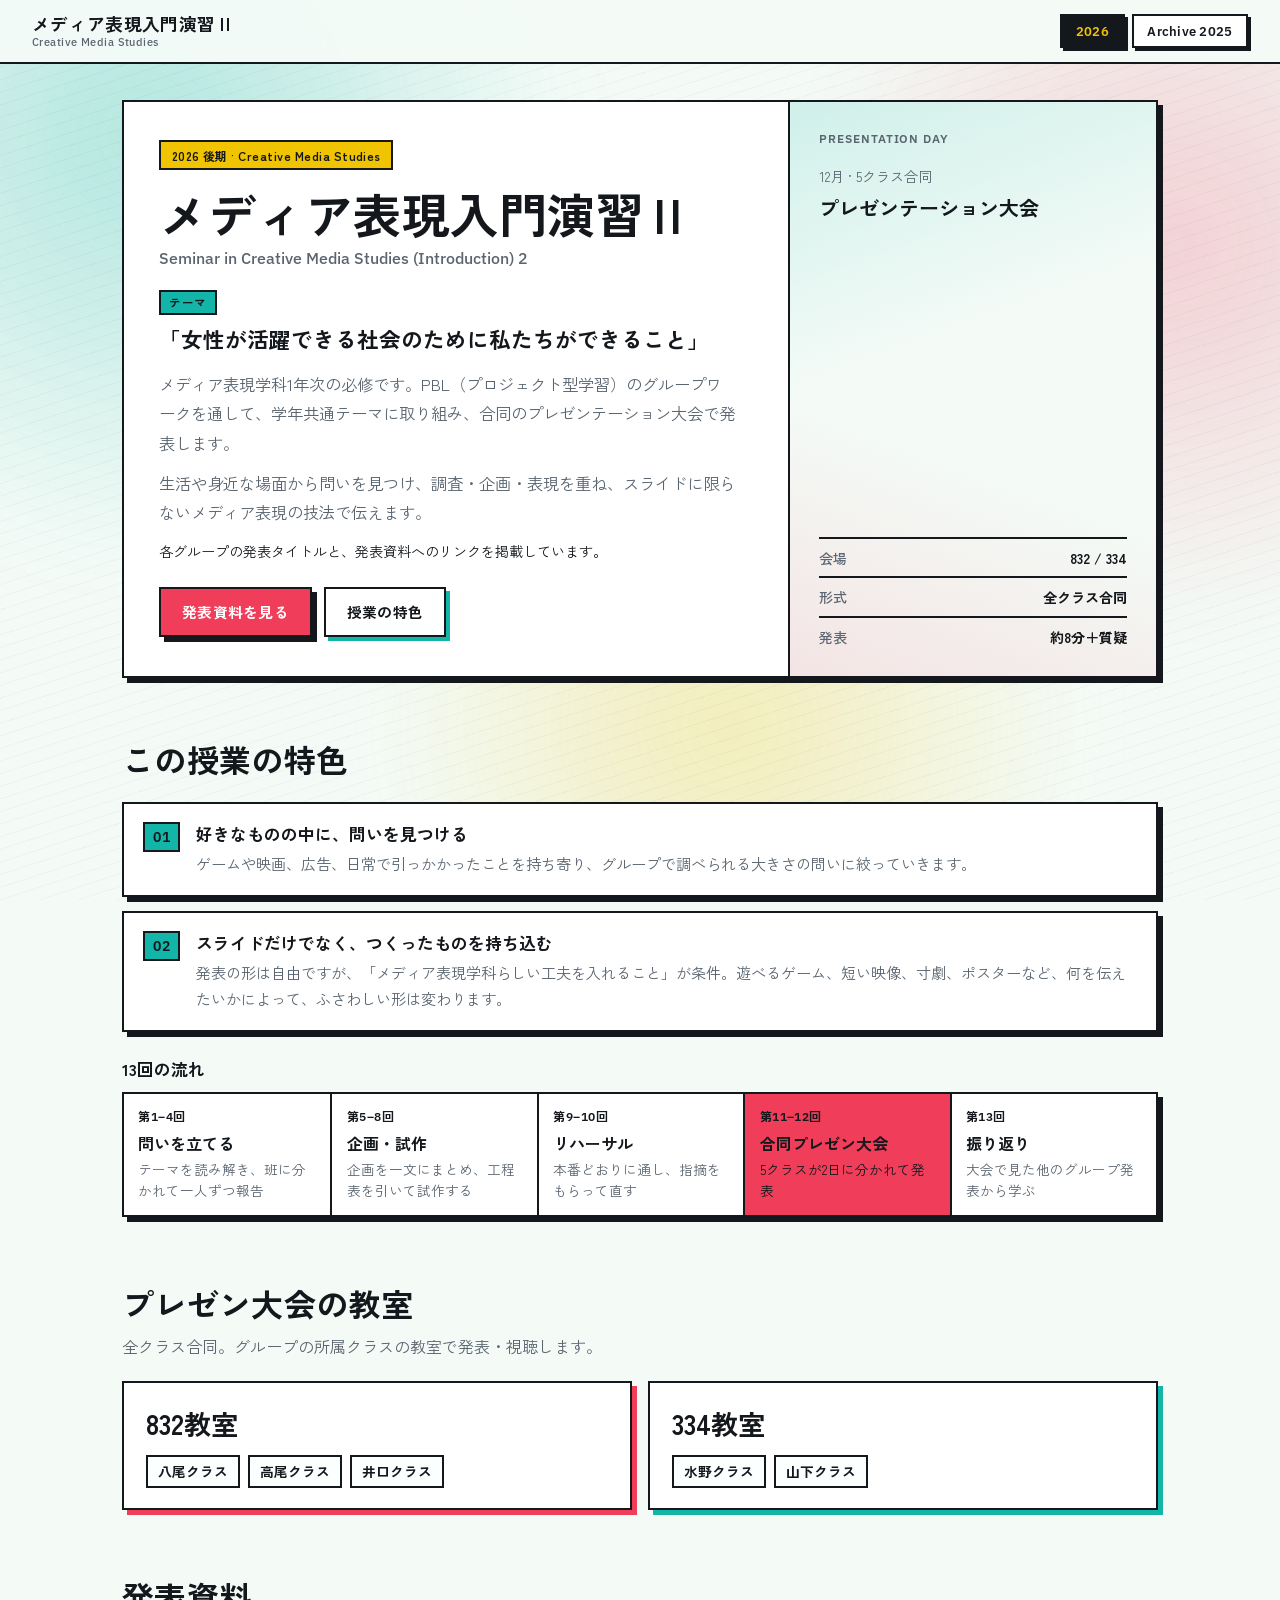
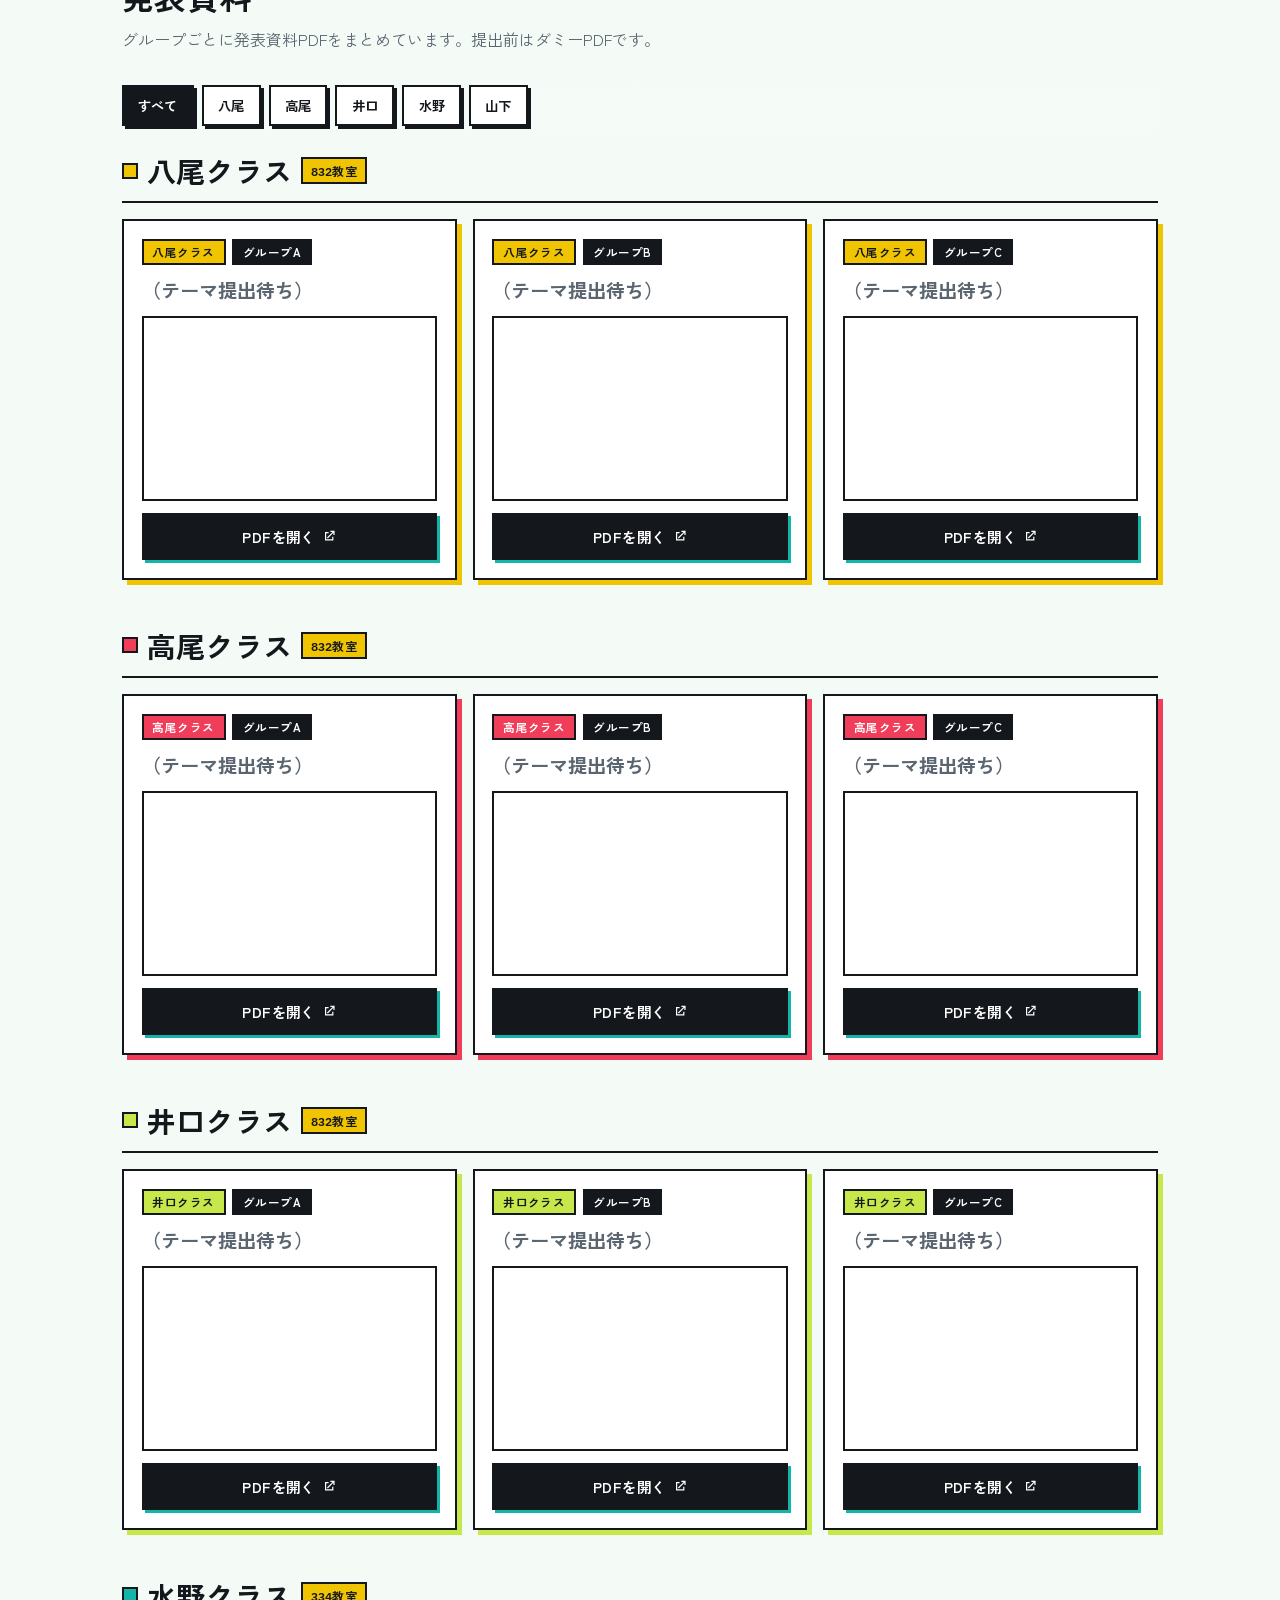
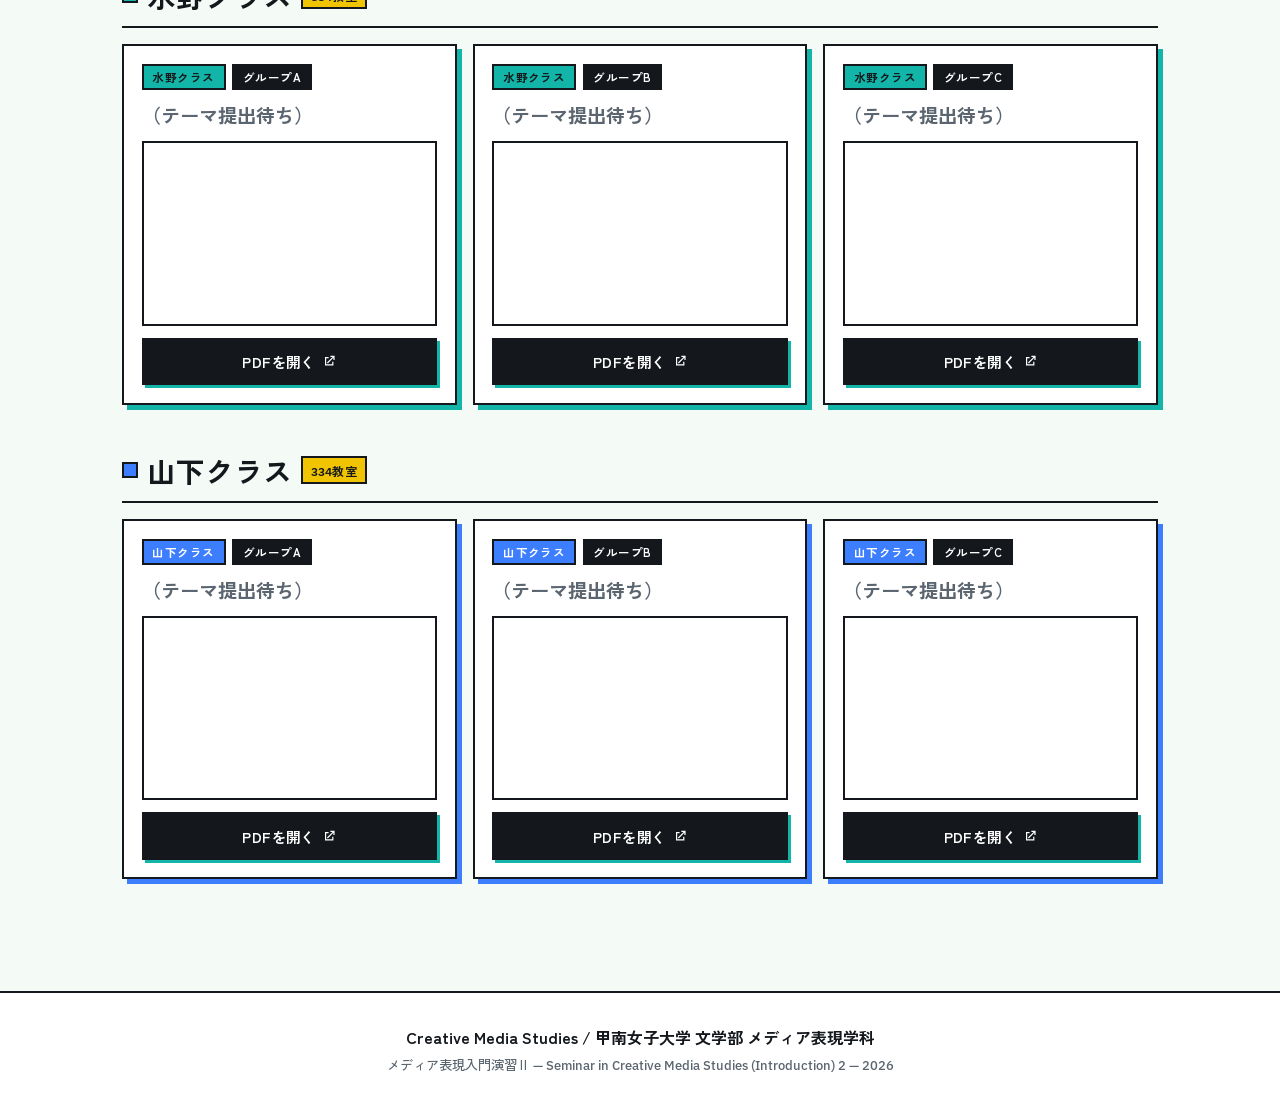
<file: index.html>
<!DOCTYPE html>
<html lang="ja">

<head>
    <meta charset="UTF-8">
    <meta name="viewport" content="width=device-width, initial-scale=1.0">
    <meta name="robots" content="noindex, nofollow">
    <title>メディア表現入門演習Ⅱ｜Seminar in Creative Media Studies (Introduction) 2｜2026</title>
    <link rel="preconnect" href="https://fonts.googleapis.com">
    <link rel="preconnect" href="https://fonts.gstatic.com" crossorigin>
    <link href="https://fonts.googleapis.com/css2?family=IBM+Plex+Sans:wght@400;500;600&family=Zen+Kaku+Gothic+New:wght@400;500;700&display=swap" rel="stylesheet">
    <link rel="stylesheet" href="style/style.css">
    <link rel="stylesheet" href="style/index.css">
</head>

<body>
    <div class="bg-atmosphere" aria-hidden="true">
        <div class="bg-mesh bg-mesh-a"></div>
        <div class="bg-mesh bg-mesh-b"></div>
        <div class="bg-mesh bg-mesh-c"></div>
        <div class="bg-hatch"></div>
    </div>

    <header class="site-nav" aria-label="サイトナビ">
        <a class="site-nav-brand" href="./index.html">
            <span class="site-nav-brand-ja">メディア表現入門演習Ⅱ</span>
            <span class="site-nav-brand-en">Creative Media Studies</span>
        </a>
        <nav class="site-nav-links">
            <a href="./index.html" class="is-active" aria-current="page">2026</a>
            <a href="./archive/2025/index.html">Archive 2025</a>
        </nav>
    </header>

    <main>
        <section class="hero" aria-labelledby="hero-title">
            <div class="hero-frame">
                <div class="hero-copy">
                    <p class="hero-kicker">2026 後期 · Creative Media Studies</p>
                    <h1 id="hero-title" class="hero-title">
                        <span class="hero-title-ja">メディア表現入門演習Ⅱ</span>
                        <span class="hero-title-en">Seminar in Creative Media Studies (Introduction) 2</span>
                    </h1>
                    <p class="hero-theme">
                        <span class="hero-theme-label">テーマ</span>
                        「女性が活躍できる社会のために私たちができること」
                    </p>
                    <div class="hero-lead">
                        <p>メディア表現学科1年次の必修です。PBL（プロジェクト型学習）のグループワークを通して、学年共通テーマに取り組み、合同のプレゼンテーション大会で発表します。</p>
                        <p>生活や身近な場面から問いを見つけ、調査・企画・表現を重ね、スライドに限らないメディア表現の技法で伝えます。</p>
                        <p class="hero-note">各グループの発表タイトルと、発表資料へのリンクを掲載しています。</p>
                    </div>
                    <div class="hero-actions">
                        <a class="btn btn-primary" href="#materials">発表資料を見る</a>
                        <a class="btn btn-ghost" href="#intent-title">授業の特色</a>
                    </div>
                </div>
                <aside class="hero-aside" aria-label="大会の要点">
                    <p class="hero-aside-label">Presentation Day</p>
                    <p class="hero-aside-theme">12月 · 5クラス合同<br><strong>プレゼンテーション大会</strong></p>
                    <ul class="hero-aside-meta">
                        <li><span>会場</span><strong>832 / 334</strong></li>
                        <li><span>形式</span><strong>全クラス合同</strong></li>
                        <li><span>発表</span><strong>約8分＋質疑</strong></li>
                    </ul>
                </aside>
            </div>
        </section>

        <section class="intent" aria-labelledby="intent-title">
            <div class="section-head">
                <h2 id="intent-title">この授業の特色</h2>
            </div>

            <ol class="intent-steps">
                <li>
                    <span class="intent-num">01</span>
                    <div>
                        <h3>好きなものの中に、問いを見つける</h3>
                        <p>ゲームや映画、広告、日常で引っかかったことを持ち寄り、グループで調べられる大きさの問いに絞っていきます。</p>
                    </div>
                </li>
                <li>
                    <span class="intent-num">02</span>
                    <div>
                        <h3>スライドだけでなく、つくったものを持ち込む</h3>
                        <p>発表の形は自由ですが、「メディア表現学科らしい工夫を入れること」が条件。遊べるゲーム、短い映像、寸劇、ポスターなど、何を伝えたいかによって、ふさわしい形は変わります。</p>
                    </div>
                </li>
            </ol>

            <div class="intent-flow" aria-labelledby="flow-title">
                <h3 id="flow-title">13回の流れ</h3>
                <ol>
                    <li><span class="flow-weeks">第1–4回</span><strong>問いを立てる</strong><span>テーマを読み解き、班に分かれて一人ずつ報告</span></li>
                    <li><span class="flow-weeks">第5–8回</span><strong>企画・試作</strong><span>企画を一文にまとめ、工程表を引いて試作する</span></li>
                    <li><span class="flow-weeks">第9–10回</span><strong>リハーサル</strong><span>本番どおりに通し、指摘をもらって直す</span></li>
                    <li class="flow-main"><span class="flow-weeks">第11–12回</span><strong>合同プレゼン大会</strong><span>5クラスが2日に分かれて発表</span></li>
                    <li><span class="flow-weeks">第13回</span><strong>振り返り</strong><span>大会で見た他のグループ発表から学ぶ</span></li>
                </ol>
            </div>
        </section>

        <section class="venues" id="venues" aria-labelledby="venues-title">
            <div class="section-head">
                <h2 id="venues-title">プレゼン大会の教室</h2>
                <p>全クラス合同。グループの所属クラスの教室で発表・視聴します。</p>
            </div>
            <div class="venue-grid">
                <article class="venue-card venue-832">
                    <p class="venue-room">832教室</p>
                    <ul class="venue-classes">
                        <li>八尾クラス</li>
                        <li>高尾クラス</li>
                        <li>井口クラス</li>
                    </ul>
                </article>
                <article class="venue-card venue-334">
                    <p class="venue-room">334教室</p>
                    <ul class="venue-classes">
                        <li>水野クラス</li>
                        <li>山下クラス</li>
                    </ul>
                </article>
            </div>
        </section>

        <section class="materials" id="materials" aria-labelledby="materials-title">
            <div class="section-head">
                <h2 id="materials-title">発表資料</h2>
                <p>グループごとに発表資料PDFをまとめています。提出前はダミーPDFです。</p>
            </div>

            <nav class="class-filter" id="class-filter" aria-label="クラス絞り込み">
                <!-- JSで生成 -->
            </nav>

            <div class="list-container" id="list-container">
                <!-- JSで生成 -->
            </div>
        </section>
    </main>

    <footer class="footer">
        <p class="footer-credit">Creative Media Studies / 甲南女子大学 文学部 メディア表現学科</p>
        <p class="footer-sub">メディア表現入門演習Ⅱ — Seminar in Creative Media Studies (Introduction) 2 — 2026</p>
    </footer>

    <script src="js/index.js"></script>
</body>

</html>
</file>
<file: style/style.css>
:root {
    --bg: #f4fbf7;
    --ink: #14181c;
    --muted: #5a6570;
    --paper: #ffffff;
    --cyan: #12b5a7;
    --coral: #ef3d5a;
    --yellow: #f0c400;
    --lime: #c6e84a;
    --line: 2px solid var(--ink);
    --shadow: 5px 5px 0 var(--ink);
    --font-display: "Zen Kaku Gothic New", sans-serif;
    --font-en: "IBM Plex Sans", "Zen Kaku Gothic New", sans-serif;
    --font-body: "Zen Kaku Gothic New", sans-serif;
    --nav-h: 64px;
    --class-mizuno: #12b5a7;
    --class-iguchi: #c6e84a;
    --class-takawo: #ef3d5a;
    --class-yao: #f0c400;
    --class-yamashita: #3d7eff;
    --class-mizuno-soft: #d2f4ef;
    --class-iguchi-soft: #eef8c4;
    --class-takawo-soft: #ffd9e0;
    --class-yao-soft: #fff1a8;
    --class-yamashita-soft: #d9e6ff;
}

* {
    margin: 0;
    padding: 0;
    box-sizing: border-box;
}

html {
    scroll-behavior: smooth;
}

body {
    font-family: var(--font-body);
    color: var(--ink);
    background: var(--bg);
    min-height: 100vh;
    overflow-x: hidden;
    position: relative;
}

.bg-atmosphere {
    position: fixed;
    inset: 0;
    z-index: 0;
    pointer-events: none;
    overflow: hidden;
}

.bg-mesh {
    position: absolute;
    width: 58vmax;
    height: 58vmax;
    border-radius: 50%;
    filter: blur(48px);
    opacity: 0.55;
    will-change: transform;
    transform: translate3d(0, 0, 0);
}

.bg-mesh-a {
    top: -18%;
    left: -12%;
    background: radial-gradient(circle at 40% 40%, rgba(18, 181, 167, 0.55), transparent 68%);
    animation: meshDriftA 22s ease-in-out infinite alternate;
}

.bg-mesh-b {
    top: -10%;
    right: -18%;
    background: radial-gradient(circle at 55% 45%, rgba(239, 61, 90, 0.42), transparent 68%);
    animation: meshDriftB 28s ease-in-out infinite alternate;
}

.bg-mesh-c {
    bottom: -22%;
    left: 28%;
    background: radial-gradient(circle at 50% 50%, rgba(240, 196, 0, 0.48), transparent 68%);
    animation: meshDriftC 26s ease-in-out infinite alternate;
}

.bg-hatch {
    position: absolute;
    inset: 0;
    background: repeating-linear-gradient(
        -18deg,
        transparent 0,
        transparent 11px,
        rgba(20, 24, 28, 0.03) 11px,
        rgba(20, 24, 28, 0.03) 12px
    );
}

@keyframes meshDriftA {
    0%   { transform: translate3d(0, 0, 0) scale(1); }
    50%  { transform: translate3d(14vw, 10vh, 0) scale(1.12); }
    100% { transform: translate3d(6vw, 22vh, 0) scale(0.96); }
}

@keyframes meshDriftB {
    0%   { transform: translate3d(0, 0, 0) scale(1.05); }
    50%  { transform: translate3d(-12vw, 16vh, 0) scale(0.92); }
    100% { transform: translate3d(-18vw, 4vh, 0) scale(1.1); }
}

@keyframes meshDriftC {
    0%   { transform: translate3d(0, 0, 0) scale(1); }
    50%  { transform: translate3d(10vw, -12vh, 0) scale(1.14); }
    100% { transform: translate3d(-8vw, -6vh, 0) scale(1.02); }
}

@media (prefers-reduced-motion: reduce) {
    .bg-mesh {
        animation: none;
        filter: blur(40px);
        opacity: 0.4;
    }
}

.site-nav,
main,
.footer {
    position: relative;
    z-index: 1;
}

.site-nav {
    position: sticky;
    top: 0;
    z-index: 100;
    display: flex;
    align-items: center;
    justify-content: space-between;
    gap: 1rem;
    min-height: var(--nav-h);
    padding: 0.75rem clamp(1rem, 3vw, 2rem);
    background: rgba(244, 251, 247, 0.94);
    border-bottom: var(--line);
}

.site-nav-brand {
    display: flex;
    flex-direction: column;
    gap: 0.15rem;
    text-decoration: none;
    color: var(--ink);
    line-height: 1.2;
}

.site-nav-brand-ja {
    font-family: var(--font-display);
    font-weight: 700;
    font-size: clamp(0.95rem, 2.4vw, 1.1rem);
    letter-spacing: 0.02em;
}

.site-nav-brand-en {
    font-family: var(--font-en);
    font-size: 0.68rem;
    font-weight: 500;
    letter-spacing: 0.04em;
    color: var(--muted);
}

.site-nav-links {
    display: flex;
    gap: 0.45rem;
    flex-wrap: wrap;
}

.site-nav-links a {
    display: inline-flex;
    align-items: center;
    padding: 0.4rem 0.85rem;
    border: 2px solid var(--ink);
    background: var(--paper);
    color: var(--ink);
    text-decoration: none;
    font-family: var(--font-en);
    font-weight: 600;
    font-size: 0.8rem;
    letter-spacing: 0.02em;
    box-shadow: 3px 3px 0 var(--ink);
    transition: transform 0.15s ease, box-shadow 0.15s ease;
}

.site-nav-links a:hover {
    transform: translate(-1px, -1px);
    box-shadow: 4px 4px 0 var(--ink);
}

.site-nav-links a.is-active {
    background: var(--ink);
    color: var(--yellow);
}

.hero {
    max-width: 1100px;
    margin: 0 auto;
    padding: clamp(1.5rem, 4vh, 2.5rem) clamp(1rem, 3vw, 2rem) clamp(1.2rem, 3vh, 2rem);
}

.hero-frame {
    display: grid;
    grid-template-columns: minmax(0, 1.55fr) minmax(240px, 0.85fr);
    gap: 0;
    background: var(--paper);
    border: var(--line);
    box-shadow: var(--shadow);
    overflow: hidden;
}

.hero-copy {
    padding: clamp(1.5rem, 4vw, 2.4rem) clamp(1.3rem, 3.5vw, 2.2rem);
    border-right: var(--line);
}

.hero-kicker {
    display: inline-block;
    margin-bottom: 1rem;
    padding: 0.28rem 0.65rem;
    background: var(--yellow);
    border: 2px solid var(--ink);
    font-weight: 700;
    font-size: 0.75rem;
    letter-spacing: 0.04em;
}

.hero-title {
    display: flex;
    flex-direction: column;
    gap: 0.35rem;
    margin-bottom: 1.25rem;
}

.hero-title-ja {
    font-family: var(--font-display);
    font-weight: 700;
    font-size: clamp(1.85rem, 5.2vw, 3rem);
    line-height: 1.15;
    letter-spacing: 0.01em;
}

.hero-title-en {
    font-family: var(--font-en);
    font-weight: 500;
    font-size: clamp(0.82rem, 1.8vw, 0.98rem);
    line-height: 1.45;
    color: var(--muted);
}

.hero-theme {
    display: flex;
    flex-wrap: wrap;
    align-items: baseline;
    gap: 0.45rem 0.65rem;
    margin-bottom: 1rem;
    font-family: var(--font-display);
    font-weight: 700;
    font-size: clamp(1.05rem, 2.6vw, 1.35rem);
    line-height: 1.45;
}

.hero-theme-label {
    display: inline-block;
    padding: 0.15rem 0.5rem;
    border: 2px solid var(--ink);
    background: var(--cyan);
    font-size: 0.72rem;
    letter-spacing: 0.04em;
    vertical-align: middle;
}

.hero-lead {
    max-width: 36rem;
    margin-bottom: 1.4rem;
    display: grid;
    gap: 0.7rem;
}

.hero-lead p {
    font-size: clamp(0.92rem, 2vw, 1.02rem);
    line-height: 1.8;
    color: var(--muted);
}

.hero-note {
    font-size: 0.88rem !important;
    color: var(--ink) !important;
}

.hero-actions {
    display: flex;
    flex-wrap: wrap;
    gap: 0.75rem;
}

.hero-aside {
    display: flex;
    flex-direction: column;
    justify-content: space-between;
    gap: 1.25rem;
    padding: clamp(1.3rem, 3vw, 1.8rem);
    background:
        linear-gradient(160deg, rgba(18, 181, 167, 0.16), transparent 42%),
        linear-gradient(20deg, rgba(239, 61, 90, 0.12), transparent 40%),
        var(--bg);
}

.hero-aside-label {
    font-family: var(--font-en);
    font-weight: 600;
    font-size: 0.72rem;
    letter-spacing: 0.08em;
    text-transform: uppercase;
    color: var(--muted);
}

.hero-aside-theme {
    font-size: 0.88rem;
    line-height: 1.55;
    color: var(--muted);
}

.hero-aside-theme strong {
    display: inline-block;
    margin-top: 0.35rem;
    font-family: var(--font-display);
    font-size: clamp(1.05rem, 2.4vw, 1.25rem);
    line-height: 1.45;
    color: var(--ink);
}

.hero-aside-meta {
    list-style: none;
    display: grid;
    gap: 0.55rem;
    margin-top: auto;
}

.hero-aside-meta li {
    display: flex;
    justify-content: space-between;
    gap: 0.75rem;
    padding-top: 0.55rem;
    border-top: 2px solid var(--ink);
    font-size: 0.88rem;
}

.hero-aside-meta span {
    color: var(--muted);
    font-weight: 500;
}

.hero-aside-meta strong {
    font-weight: 700;
    text-align: right;
}

@media (max-width: 800px) {
    .hero-frame {
        grid-template-columns: 1fr;
    }

    .hero-copy {
        border-right: 0;
        border-bottom: var(--line);
    }

}

.btn {
    display: inline-flex;
    align-items: center;
    justify-content: center;
    padding: 0.8rem 1.3rem;
    border: var(--line);
    font-weight: 700;
    font-size: 0.92rem;
    text-decoration: none;
    letter-spacing: 0.02em;
    transition: transform 0.15s ease, box-shadow 0.15s ease;
}

.btn-primary {
    background: var(--coral);
    color: #fff;
    box-shadow: var(--shadow);
}

.btn-ghost {
    background: var(--paper);
    color: var(--ink);
    box-shadow: 4px 4px 0 var(--cyan);
}

.btn:hover {
    transform: translate(-2px, -2px);
}

.btn:active {
    transform: translate(1px, 1px);
}

.intent,
.venues,
.materials {
    max-width: 1100px;
    margin: 0 auto;
    padding: clamp(1.4rem, 3.5vh, 2.2rem) clamp(1rem, 3vw, 2rem);
}

.section-head {
    margin-bottom: 1.25rem;
}

.section-head h2 {
    font-family: var(--font-display);
    font-weight: 700;
    font-size: clamp(1.45rem, 4vw, 2rem);
    letter-spacing: 0.01em;
    margin-bottom: 0.45rem;
}

.section-head p {
    color: var(--muted);
    line-height: 1.7;
    max-width: 40rem;
}

.intent-steps {
    list-style: none;
    display: grid;
    gap: 0.9rem;
}

.intent-steps li {
    display: grid;
    grid-template-columns: auto 1fr;
    gap: 1rem;
    align-items: start;
    background: var(--paper);
    border: var(--line);
    box-shadow: var(--shadow);
    padding: 1.1rem 1.2rem;
}

.intent-num {
    font-family: var(--font-en);
    font-weight: 600;
    font-size: 0.85rem;
    letter-spacing: 0.04em;
    padding: 0.25rem 0.5rem;
    border: 2px solid var(--ink);
    background: var(--cyan);
    color: var(--ink);
}

.intent-steps h3 {
    font-size: 1.05rem;
    margin-bottom: 0.35rem;
}

.intent-steps p {
    color: var(--muted);
    line-height: 1.7;
    font-size: 0.95rem;
}

.venue-grid {
    display: grid;
    grid-template-columns: repeat(2, minmax(0, 1fr));
    gap: 1rem;
}

.venue-card {
    background: var(--paper);
    border: var(--line);
    box-shadow: var(--shadow);
    padding: 1.25rem 1.35rem;
}

.venue-832 {
    box-shadow: 5px 5px 0 var(--coral);
}

.venue-334 {
    box-shadow: 5px 5px 0 var(--cyan);
}

.venue-room {
    font-family: var(--font-display);
    font-weight: 700;
    font-size: clamp(1.3rem, 3.5vw, 1.7rem);
    margin-bottom: 0.75rem;
}

.venue-classes {
    list-style: none;
    display: flex;
    flex-wrap: wrap;
    gap: 0.45rem;
}

.venue-classes li {
    padding: 0.3rem 0.65rem;
    border: 2px solid var(--ink);
    font-weight: 700;
    font-size: 0.85rem;
    background: #fbfffd;
}

.class-filter {
    position: sticky;
    top: var(--nav-h);
    z-index: 50;
    display: flex;
    flex-wrap: nowrap;
    gap: 0.5rem;
    overflow-x: auto;
    padding: 0.75rem 0 1rem;
    margin-bottom: 0.5rem;
    background: linear-gradient(to bottom, rgba(244, 251, 247, 0.96), rgba(244, 251, 247, 0.88));
    -webkit-overflow-scrolling: touch;
}

.class-filter button {
    flex: 0 0 auto;
    border: 2px solid var(--ink);
    background: var(--paper);
    color: var(--ink);
    font-family: var(--font-body);
    font-weight: 700;
    font-size: 0.82rem;
    padding: 0.55rem 0.9rem;
    cursor: pointer;
    box-shadow: 3px 3px 0 var(--ink);
}

.class-filter button.is-active {
    background: var(--ink);
    color: #fff;
}

.class-filter button[data-class="mizuno"].is-active { background: var(--class-mizuno); color: var(--ink); }
.class-filter button[data-class="iguchi"].is-active { background: var(--class-iguchi); color: var(--ink); }
.class-filter button[data-class="takawo"].is-active { background: var(--class-takawo); color: #fff; }
.class-filter button[data-class="yao"].is-active { background: var(--class-yao); color: var(--ink); }
.class-filter button[data-class="yamashita"].is-active { background: var(--class-yamashita); color: #fff; }

.footer {
    margin-top: 3rem;
    padding: 2rem clamp(1rem, 3vw, 2rem);
    border-top: var(--line);
    text-align: center;
    background: var(--paper);
}

.footer-credit {
    font-weight: 700;
    margin-bottom: 0.35rem;
}

.footer-sub {
    font-family: var(--font-en);
    font-size: 0.82rem;
    font-weight: 500;
    color: var(--muted);
    line-height: 1.6;
}

@media (max-width: 800px) {
    .venue-grid {
        grid-template-columns: 1fr;
    }

    .site-nav {
        align-items: flex-start;
        flex-direction: column;
    }

    .intent-steps li {
        grid-template-columns: 1fr;
        gap: 0.55rem;
    }
}

@media (prefers-reduced-motion: reduce) {
    html { scroll-behavior: auto; }
    .btn,
    .site-nav-links a {
        transition: none;
    }
}
</file>
<file: style/index.css>
.list-container {
    display: flex;
    flex-direction: column;
    gap: clamp(2rem, 5vh, 3rem);
    padding-bottom: 2rem;
}

.class-block {
    scroll-margin-top: calc(var(--nav-h) + 4.5rem);
}

.class-block-head {
    display: flex;
    align-items: baseline;
    justify-content: space-between;
    gap: 1rem;
    margin-bottom: 1rem;
    padding-bottom: 0.65rem;
    border-bottom: var(--line);
}

.class-block-title {
    font-family: var(--font-display);
    font-weight: 700;
    font-size: clamp(1.3rem, 3.5vw, 1.8rem);
    display: flex;
    align-items: center;
    flex-wrap: wrap;
    gap: 0.55rem;
}

.class-venue {
    font-family: var(--font-en);
    font-weight: 600;
    font-size: 0.75rem;
    letter-spacing: 0.02em;
    padding: 0.2rem 0.5rem;
    border: 2px solid var(--ink);
    background: var(--yellow);
}

.class-swatch {
    width: 1rem;
    height: 1rem;
    border: 2px solid var(--ink);
    flex: 0 0 auto;
}

.class-block[data-class="mizuno"] .class-swatch { background: var(--class-mizuno); }
.class-block[data-class="iguchi"] .class-swatch { background: var(--class-iguchi); }
.class-block[data-class="takawo"] .class-swatch { background: var(--class-takawo); }
.class-block[data-class="yao"] .class-swatch { background: var(--class-yao); }
.class-block[data-class="yamashita"] .class-swatch { background: var(--class-yamashita); }

.class-block-count {
    font-size: 0.85rem;
    font-weight: 700;
    color: var(--muted);
}

.groups-row {
    display: grid;
    grid-template-columns: repeat(3, minmax(0, 1fr));
    gap: 1rem;
}

.group-item {
    background: var(--paper);
    border: var(--line);
    box-shadow: 5px 5px 0 var(--ink);
    padding: 1.1rem;
    display: flex;
    flex-direction: column;
    gap: 0.75rem;
    min-height: 100%;
    opacity: 0;
    transform: translateY(18px);
    transition:
        opacity 0.4s ease,
        transform 0.4s ease,
        box-shadow 0.15s ease,
        background-color 0.15s ease;
}

.group-item.reveal-visible {
    opacity: 1;
    transform: translateY(0);
}

.group-item:hover {
    box-shadow: 7px 7px 0 var(--ink);
}

.group-item.class-mizuno { box-shadow: 5px 5px 0 var(--class-mizuno); }
.group-item.class-iguchi { box-shadow: 5px 5px 0 var(--class-iguchi); }
.group-item.class-takawo { box-shadow: 5px 5px 0 var(--class-takawo); }
.group-item.class-yao { box-shadow: 5px 5px 0 var(--class-yao); }
.group-item.class-yamashita { box-shadow: 5px 5px 0 var(--class-yamashita); }

.group-item.class-mizuno:hover {
    background-color: var(--class-mizuno-soft);
    box-shadow: 7px 7px 0 var(--class-mizuno);
}
.group-item.class-iguchi:hover {
    background-color: var(--class-iguchi-soft);
    box-shadow: 7px 7px 0 var(--class-iguchi);
}
.group-item.class-takawo:hover {
    background-color: var(--class-takawo-soft);
    box-shadow: 7px 7px 0 var(--class-takawo);
}
.group-item.class-yao:hover {
    background-color: var(--class-yao-soft);
    box-shadow: 7px 7px 0 var(--class-yao);
}
.group-item.class-yamashita:hover {
    background-color: var(--class-yamashita-soft);
    box-shadow: 7px 7px 0 var(--class-yamashita);
}

.group-item:hover .group-theme.is-pending {
    color: var(--ink);
}

.group-meta {
    display: flex;
    flex-wrap: wrap;
    gap: 0.4rem;
}

.group-class-label,
.group-label {
    display: inline-block;
    padding: 0.2rem 0.55rem;
    border: 2px solid var(--ink);
    font-size: 0.72rem;
    font-weight: 700;
    letter-spacing: 0.04em;
}

.group-class-label {
    color: #fff;
}

.group-item.class-mizuno .group-class-label { background: var(--class-mizuno); color: var(--ink); }
.group-item.class-iguchi .group-class-label { background: var(--class-iguchi); color: var(--ink); }
.group-item.class-takawo .group-class-label { background: var(--class-takawo); }
.group-item.class-yao .group-class-label { background: var(--class-yao); color: var(--ink); }
.group-item.class-yamashita .group-class-label { background: var(--class-yamashita); color: #fff; }

.group-label {
    background: var(--ink);
    color: #fff;
}

.group-theme {
    font-family: var(--font-display);
    font-weight: 700;
    font-size: clamp(1rem, 2.4vw, 1.2rem);
    line-height: 1.4;
    flex: 1;
}

.group-theme.is-pending {
    color: var(--muted);
}

.pdf-frame-wrap {
    position: relative;
    display: block;
    width: 100%;
    aspect-ratio: 16 / 10;
    border: 2px solid var(--ink);
    background:
        linear-gradient(135deg, #e8fff4 0%, #fff 45%, #fff7d6 100%);
    overflow: hidden;
    cursor: pointer;
}

/* PDFビューア内のスクロールバーはCSSで隠せないため、はみ出させて親で切る */
.pdf-frame-wrap iframe {
    position: absolute;
    top: 0;
    left: 0;
    width: calc(100% + 28px);
    height: calc(100% + 28px);
    max-width: none;
    border: 0;
    background: #fff;
    pointer-events: none;
}

.group-actions {
    display: grid;
    gap: 0.5rem;
}

.group-materials-button {
    display: inline-flex;
    align-items: center;
    justify-content: center;
    gap: 0.45rem;
    width: 100%;
    padding: 0.7rem 1rem;
    border: 2px solid var(--ink);
    background: var(--ink);
    color: #fff;
    text-decoration: none;
    font-weight: 700;
    font-size: 0.9rem;
    letter-spacing: 0.03em;
    box-shadow: 3px 3px 0 var(--cyan);
}

.group-materials-button .btn-icon {
    width: 1em;
    height: 1em;
    fill: currentColor;
    flex: 0 0 auto;
}

.group-materials-button:hover {
    background: var(--coral);
}

.error-box {
    text-align: center;
    padding: 2rem 1rem;
    border: var(--line);
    background: #fff;
    box-shadow: var(--shadow);
}

.error-box strong {
    display: block;
    margin-bottom: 0.5rem;
    color: var(--coral);
}

@media (max-width: 900px) {
    .groups-row {
        grid-template-columns: 1fr;
    }

    .pdf-frame-wrap {
        display: none;
    }
}

@media (prefers-reduced-motion: reduce) {
    .group-item {
        opacity: 1;
        transform: none;
        transition: none;
    }
}

.intent-scale {
    display: flex;
    flex-wrap: wrap;
    gap: 0.45rem 0.35rem;
    margin-top: 0.7rem;
    font-size: 0.8rem;
    font-weight: 700;
    color: var(--ink);
}
.intent-scale span {
    padding: 0.2rem 0.55rem;
    border: 2px solid var(--ink);
    background: var(--paper);
}
.intent-scale span:first-child {
    background: var(--yellow);
}
.intent-scale span + span {
    position: relative;
    margin-left: 1.1rem;
}
.intent-scale span + span::before {
    content: "＞";
    position: absolute;
    left: -1.35rem;
    color: var(--muted);
}

.intent-flow {
    margin-top: 1.6rem;
}
.intent-flow h3 {
    font-family: var(--font-display);
    font-size: 1.05rem;
    margin-bottom: 0.7rem;
}
.intent-flow ol {
    list-style: none;
    display: grid;
    grid-template-columns: repeat(5, minmax(0, 1fr));
    border: var(--line);
    box-shadow: var(--shadow);
    background: var(--paper);
}
.intent-flow li {
    display: grid;
    gap: 0.25rem;
    align-content: start;
    padding: 0.85rem 0.9rem;
    font-size: 0.85rem;
    line-height: 1.55;
    color: var(--muted);
}
.intent-flow li + li {
    border-left: var(--line);
}
.intent-flow strong {
    font-size: 1rem;
    color: var(--ink);
}
.flow-weeks {
    font-family: var(--font-en);
    font-weight: 600;
    font-size: 0.75rem;
    letter-spacing: 0.04em;
    color: var(--ink);
}
.intent-flow .flow-main {
    background: var(--coral);
    color: var(--ink);
}

@media (max-width: 800px) {
    .intent-flow ol {
        grid-template-columns: 1fr;
    }
    .intent-flow li + li {
        border-left: 0;
        border-top: var(--line);
    }
}
</file>
